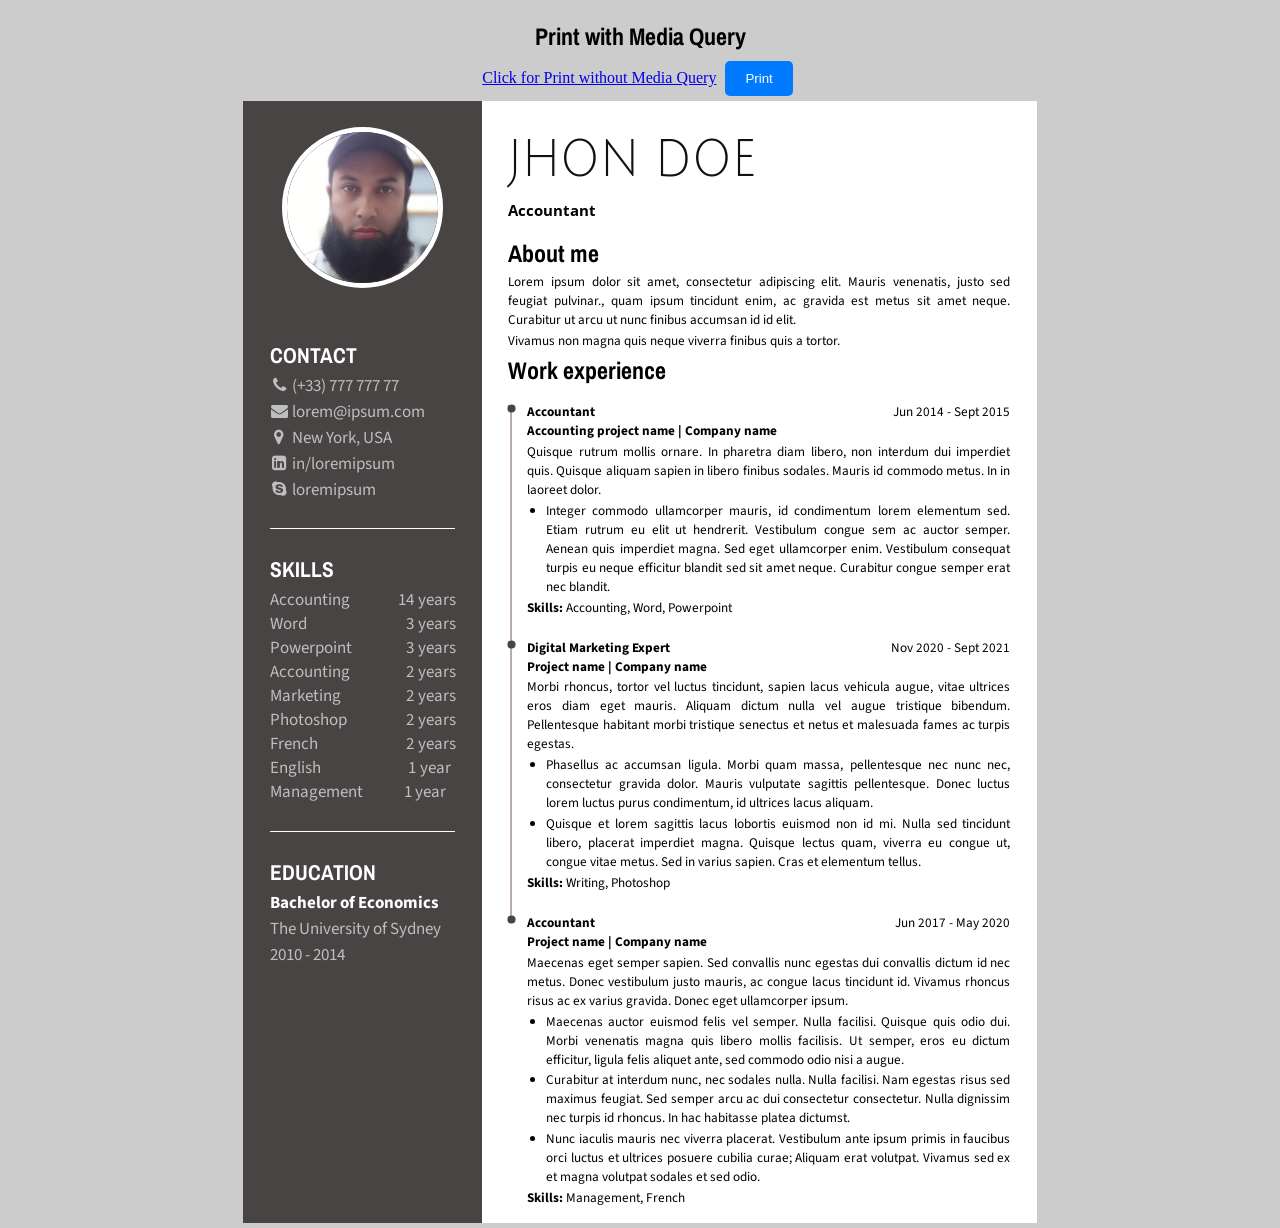
<file: media-query.html>
<!DOCTYPE html>
<html>
<head>
  <link href="https://maxcdn.bootstrapcdn.com/font-awesome/4.2.0/css/font-awesome.min.css" rel="stylesheet">
  <link rel="preconnect" href="https://fonts.googleapis.com">
  <link rel="preconnect" href="https://fonts.gstatic.com" crossorigin>
  <link href="https://fonts.googleapis.com/css2?family=Archivo+Narrow&family=Julius+Sans+One&family=Open+Sans&family=Source+Sans+Pro&display=swap" rel="stylesheet">
  <link rel="stylesheet" href="./index.css">
</head>
<body>

        <div style="text-align: center; margin-top: 20px;">
            <h2>Print with Media Query</h2>
            <a href="./index.html">Click for Print without Media Query</a>
            <button 
                id="print-with-media" 
                onclick="window.print()" 
                style="padding: 10px 20px; background-color: #007bff; color: white; border: none; border-radius: 5px; margin: 5px; cursor: pointer;"
            >
                Print
            </button>
        

        </div>
        
        
        <page size="A4">
          <div class="container" id="content-to-print">
            <div class="leftPanel">
              <img src="./avatar.jpg"/>
              <div class="details">
                <div class="item bottomLineSeparator">
                  <h2>
                    CONTACT
                  </h2>
                  <div class="smallText">
                    <p>
                      <i class="fa fa-phone contactIcon" aria-hidden="true"></i>
                      (+33) 777 777 77
                    </p>
                    <p>
                      <i class="fa fa-envelope contactIcon" aria-hidden="true"></i>
                      <a href="mailto:lorem@ipsum.com@gmail.com">
                        lorem@ipsum.com
                      </a>
                    </p>
                    <p>
                      <i class="fa fa-map-marker contactIcon" aria-hidden="true"></i>
                      New York, USA
                    </p>
                    <p>
                      <i class="fa fa-linkedin-square contactIcon" aria-hidden="true"></i>
                      <a href="#">
                        in/loremipsum
                      </a>
                    </p>
                    <p class="lastParagrafNoMarginBottom">
                      <i class="fa fa-skype contactIcon" aria-hidden="true"></i>
                      <a href="#">
                        loremipsum
                      </a>
                    </p>
                  </div>
                </div>
                <div class="item bottomLineSeparator">
                  <h2>
                    SKILLS
                  </h2>
                  <div class="smallText">
                    <div class="skill">
                      <div>
                        <span>Accounting</span>
                      </div>
                      <div class="yearsOfExperience">
                        <span class="alignright">14</span>
                        <span class="alignleft">years</span>
                      </div>
                    </div>
      
                    <div class="skill">
                      <div>
                        <span>Word</span>
                      </div>
                      <div class="yearsOfExperience">
                        <span class="alignright">3</span>
                        <span class="alignleft">years</span>
                      </div>
                    </div>
      
                    <div class="skill">
                      <div>
                        <span>Powerpoint</span>
                      </div>
                      <div class="yearsOfExperience">
                        <span class="alignright">3</span>
                        <span class="alignleft">years</span>
                      </div>
                    </div>
      
                    <div class="skill">
                      <div>
                        <span>Accounting</span>
                      </div>
                      <div class="yearsOfExperience">
                        <span class="alignright">2</span>
                        <span class="alignleft">years</span>
                      </div>
                    </div>
      
                    <div class="skill">
                      <div>
                        <span>Marketing</span>
                      </div>
                      <div class="yearsOfExperience">
                        <span class="alignright">2</span>
                        <span class="alignleft">years</span>
                      </div>
                    </div>
      
                    <div class="skill">
                      <div>
                        <span>Photoshop</span>
                      </div>
                      <div class="yearsOfExperience">
                        <span class="alignright">2</span>
                        <span class="alignleft">years</span>
                      </div>
                    </div>
      
                    <div class="skill">
                      <div>
                        <span>French</span>
                      </div>
                      <div class="yearsOfExperience">
                        <span class="alignright">2</span>
                        <span class="alignleft">years</span>
                      </div>
                    </div>
      
                    <div class="skill">
                      <div>
                        <span>English</span>
                      </div>
                      <div class="yearsOfExperience">
                          <span class="alignright">1</span>
                          <span class="alignleft">year</span>
                      </div>
                    </div>
      
                    <div class="skill">
                      <div>
                        <span>Management</span>
                      </div>
                      <div class="yearsOfExperience">
                        <span>1 year</span>
                      </div>
                    </div>
      
                  </div>
                </div>
                <div class="item">
                  <h2>
                    EDUCATION
                  </h2>
                  <div class="smallText">
                    <p class="bolded white">
                      Bachelor of Economics
                    </p>
                    <p>
                      The University of Sydney
                    </p>
                    <p>
                      2010 - 2014
                    </p>
                  </div>
                </div>
              </div>
              
            </div>
            <div class="rightPanel">
              <div>
                <h1>
                  Jhon Doe
                </h1>
                <div class="smallText">
                  <h3>
                    Accountant
                  </h3>
                </div>
              </div>
              <div>
                <h2>
                  About me
                </h2>
                <div class="smallText">
                  <p>
                    Lorem ipsum dolor sit amet, consectetur adipiscing elit. Mauris venenatis, justo sed feugiat pulvinar., quam ipsum tincidunt enim, ac gravida est metus sit amet neque. Curabitur ut arcu ut nunc finibus accumsan id id elit. 
                  </p>
                  <p>
                    Vivamus non magna quis neque viverra finibus quis a tortor. 
                  </p>
                </div>
              </div>
              <div class="workExperience">
                <h2>
                  Work experience
                </h2>
                <ul>
                  <li>
                    <div class="jobPosition">
                      <span class="bolded">
                        Accountant
                      </span>
                      <span>
                        Jun 2014 - Sept 2015
                      </span>
                    </div>
                    <div class="projectName bolded">
                      <span>
                        Accounting project name | Company name
                      </span>
                    </div>
                    <div class="smallText">
                      <p>
                        Quisque rutrum mollis ornare. In pharetra diam libero, non interdum dui imperdiet quis. Quisque aliquam sapien in libero finibus sodales. Mauris id commodo metus. In in laoreet dolor.
                      </p>
                      <ul>
                        <li>
                          Integer commodo ullamcorper mauris, id condimentum lorem elementum sed. Etiam rutrum eu elit ut hendrerit. Vestibulum congue sem ac auctor semper. Aenean quis imperdiet magna. Sed eget ullamcorper enim. Vestibulum consequat turpis eu neque efficitur blandit sed sit amet neque. Curabitur congue semper erat nec blandit.
                        </li>
                      </ul>
                      <p>
                        <span class="bolded">Skills: </span>Accounting, Word, Powerpoint
                      </p>
                    </div>
                  </li>
      
      
                  <li>
                    <div class="jobPosition">
                      <span class="bolded">
                        Digital Marketing Expert
                      </span>
                      <span>
                        Nov 2020 - Sept 2021
                      </span>
                    </div>
                    <div class="projectName bolded">
                      <span>
                        Project name | Company name
                      </span>
                    </div>
                    <div class="smallText">
                      <p>
                        Morbi rhoncus, tortor vel luctus tincidunt, sapien lacus vehicula augue, vitae ultrices eros diam eget mauris. Aliquam dictum nulla vel augue tristique bibendum. Pellentesque habitant morbi tristique senectus et netus et malesuada fames ac turpis egestas.
                      </p>
                      <ul>
                        <li>
                          <p>
                            Phasellus ac accumsan ligula. Morbi quam massa, pellentesque nec nunc nec, consectetur gravida dolor. Mauris vulputate sagittis pellentesque. Donec luctus lorem luctus purus condimentum, id ultrices lacus aliquam.
                          </p>
                        </li>
                        <li>
                          <p>
                            Quisque et lorem sagittis lacus lobortis euismod non id mi. Nulla sed tincidunt libero, placerat imperdiet magna. Quisque lectus quam, viverra eu congue ut, congue vitae metus. Sed in varius sapien. Cras et elementum tellus.
                          </p>
                        </li>
                      </ul>
                      <p>
                        <span class="bolded">Skills: </span> Writing, Photoshop
                      </p>
                    </div>
                  </li>
      
                  <li>
                    <div class="jobPosition">
                      <span class="bolded">
                        Accountant
                      </span>
                      <span>
                        Jun 2017 - May 2020
                      </span>
                    </div>
                    <div class="projectName bolded">
                      <span>
                        Project name | Company name
                      </span>
                    </div>
                    <div class="smallText">
                      <p>
                        Maecenas eget semper sapien. Sed convallis nunc egestas dui convallis dictum id nec metus. Donec vestibulum justo mauris, ac congue lacus tincidunt id. Vivamus rhoncus risus ac ex varius gravida. Donec eget ullamcorper ipsum.
                      </p>
        
                      <ul>
                        <li>
                          <p>
                            Maecenas auctor euismod felis vel semper. Nulla facilisi. Quisque quis odio dui. Morbi venenatis magna quis libero mollis facilisis. Ut semper, eros eu dictum efficitur, ligula felis aliquet ante, sed commodo odio nisi a augue. 
                          </p>
                        </li>
                        <li>
                          <p>
                            Curabitur at interdum nunc, nec sodales nulla. Nulla facilisi. Nam egestas risus sed maximus feugiat. Sed semper arcu ac dui consectetur consectetur. Nulla dignissim nec turpis id rhoncus. In hac habitasse platea dictumst. 
                          </p>
                        </li>
                        <li>
                          <p>
                            Nunc iaculis mauris nec viverra placerat. Vestibulum ante ipsum primis in faucibus orci luctus et ultrices posuere cubilia curae; Aliquam erat volutpat. Vivamus sed ex et magna volutpat sodales et sed odio. 
                          </p>
                        </li>
                      </ul>
                      <p>
                        <span class="bolded">Skills: </span>Management, French
                      </p>
                    </div>
                  </li>
                </ul>
              </div>
            </div>
          </div>
        </page>
 

</body>
</html>
</file>
<file: index.css>
/* Fonts */

/* Family */
h1 { 
    font-family: 'Julius Sans One', sans-serif;
  }
  
  h2 { /* Contact, Skills, Education, About me, Work Experience */
    font-family: 'Archivo Narrow', sans-serif;
  }
  
  h3 { /* Accountant */
    font-family: 'Open Sans', sans-serif;
  }
  
  .jobPosition span, 
  .projectName span {
    font-family: 'Source Sans Pro', sans-serif;
  }
  
  .upperCase {
    text-transform: uppercase; 
  }
  
  .smallText, 
  .smallText span, 
  .smallText p, 
  .smallText a {
    font-family: 'Source Sans Pro', sans-serif;
    text-align: justify;
  }
  
  /* End Family */
  
  /* Colors */
  h1 { 
    color: #111; 
  }
  
  .leftPanel, 
  .leftPanel a {
    color: #bebebe;
    text-decoration: none;
  }
  
  .leftPanel h2 {
    color: white;
  }
  
  /* End Colors */
  
  /* Sizes */
  h1 { 
    font-weight: 300; 
    font-size: 1.2cm;
    transform:scale(1,1.15); 
    margin-bottom: 0.2cm;
    margin-top: 0.2cm;
    text-transform: uppercase; 
  }
  
  h2 {
    margin-top: 0.1cm;
    margin-bottom: 0.1cm;
  }
  
  .leftPanel, 
  .leftPanel a {
    font-size: 0.38cm;
  }
  
  .projectName span, 
  .jobPosition span {
    font-size: 0.35cm;
  }
  
  .smallText, 
  .smallText span, 
  .smallText p, 
  .smallText a {
    font-size: 0.35cm;
  }
  
  .leftPanel .smallText, 
  .leftPanel .smallText, 
  .leftPanel .smallText span, 
  .leftPanel .smallText p, 
  .smallText a {
    font-size: 0.45cm;
  }
  
  .contactIcon {
    width: 0.5cm;
    text-align: center;
  }
  
  p {
    margin-top: 0.05cm;
    margin-bottom: 0.05cm;
  }
  /* End Sizes */
  
  .bolded {
    font-weight: bold;
  }
  
  .white {
    color: white;
  }
  /* End Fonts */
  
  /* Layout */
  body {
    background: rgb(204,204,204); 
    width: 21cm;
    height: 29.7cm;
    margin: 0 auto;
  }
  
  /* Printing */
  /* Printing */
  page {
    background: white;
    display: block;
    margin: 0 auto;
    margin-bottom: 0.5cm;
    /* -webkit-print-color-adjust: exact;   */
    /* print-color-adjust: exact;         */
  }
  
  page[size="A4"] {  
    width: 21cm;
    height: 29.7cm; 
  }
  
  @page {
     size: 21cm 29.7cm;
     padding: 0;
     margin: 0mm;
     border: none;
     border-collapse: collapse;
  }
  /* End Printing */
  
  .container {
    display: flex;
    flex-direction: row;
    width: 100%;
    height: 100%;
  }
  
  .leftPanel {
    width: 27%;
    background-color: #484444;
    padding: 0.7cm;
    display: flex;
    flex-direction: column;
    align-items: center;
  }
  
  .rightPanel {
    width: 73%;
    padding: 0.7cm;
  }
  
  .leftPanel img {
    width: 4cm;
    height: 4cm;
    margin-bottom: 0.7cm;
    border-radius: 50%;
    border: 0.15cm solid white;
    object-fit: cover;
    object-position: 50% 50%;
  }
  
  .leftPanel .details {
    width: 100%;
    display: flex;
    flex-direction: column;
  }
  
  .skill {
    display: flex;
    flex-direction: row;
    justify-content: space-between;
  }
  
  .bottomLineSeparator {
    border-bottom: 0.05cm solid white;
  }
  
  .yearsOfExperience {
    width: 1.6cm;
    display: flex;
    flex-direction: row;
    justify-content: center;
  }
  
  .alignleft {
    text-align: left !important;
    width: 1cm;
  }
  
  .alignright {
    text-align: right !important;
    width: 0.6cm;
    margin-right: 0.1cm
  }
  
  .workExperience>ul {
    list-style-type: none;
    padding-left: 0;
  }
  
  .workExperience>ul>li {
    position: relative;
    margin: 0;
    padding-bottom: 0.5cm;
    padding-left: 0.5cm;
  }
  
  .workExperience>ul>li:before {
    background-color: #b8abab;
    width: 0.05cm;
    content: '';
    position: absolute;
    top: 0.1cm;
    bottom: -0.2cm; /* change this after border removal */
    left: 0.05cm;
  }
  
  .workExperience>ul>li::after {
    content: '';
    position: absolute;
    background-image: url("data:image/svg+xml,%3Csvg xmlns='http://www.w3.org/2000/svg' aria-hidden='true' viewBox='0 0 32 32' focusable='false'%3E%3Ccircle stroke='none' fill='%23484444' cx='16' cy='16' r='10'%3E%3C/circle%3E%3C/svg%3E");
    background-repeat: no-repeat;
    background-size: contain;
    left: -0.09cm;
    top: 0;
    width: 0.35cm;
    height: 0.35cm;
  }
  
  .jobPosition {
    display: flex;
    flex-direction: row;
    justify-content: space-between;
  }
  
  .item {
    padding-bottom: 0.7cm;
    padding-top: 0.7cm;
  }
  
  .item h2{
    margin-top: 0;
  }
  
  .lastParagrafNoMarginBottom {
    margin-bottom: 0;
  }
  
  .workExperience>ul>li ul {
    padding-left: 0.5cm;
    list-style-type: disc;
  }
  .workExperience > ul > li:last-child:before {
    content: none;
  }  
  /*End Layout*/
</file>
